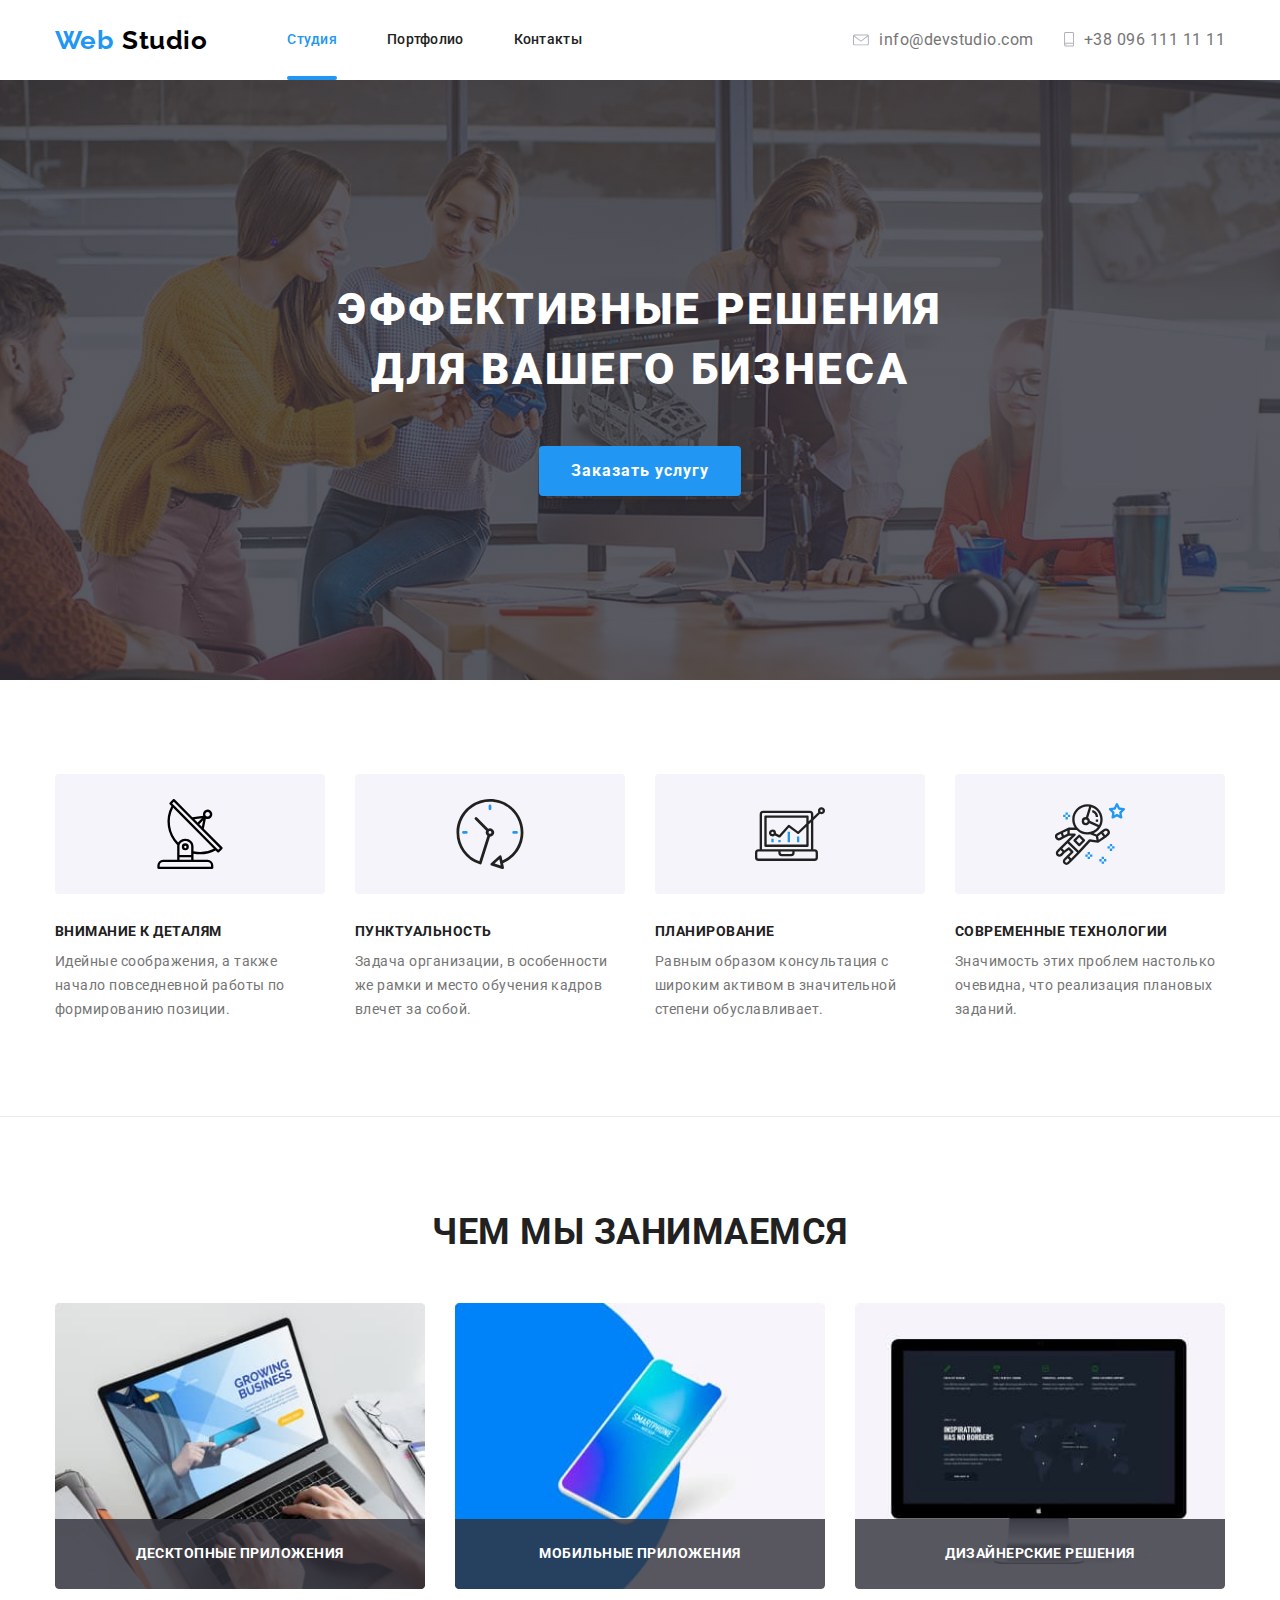
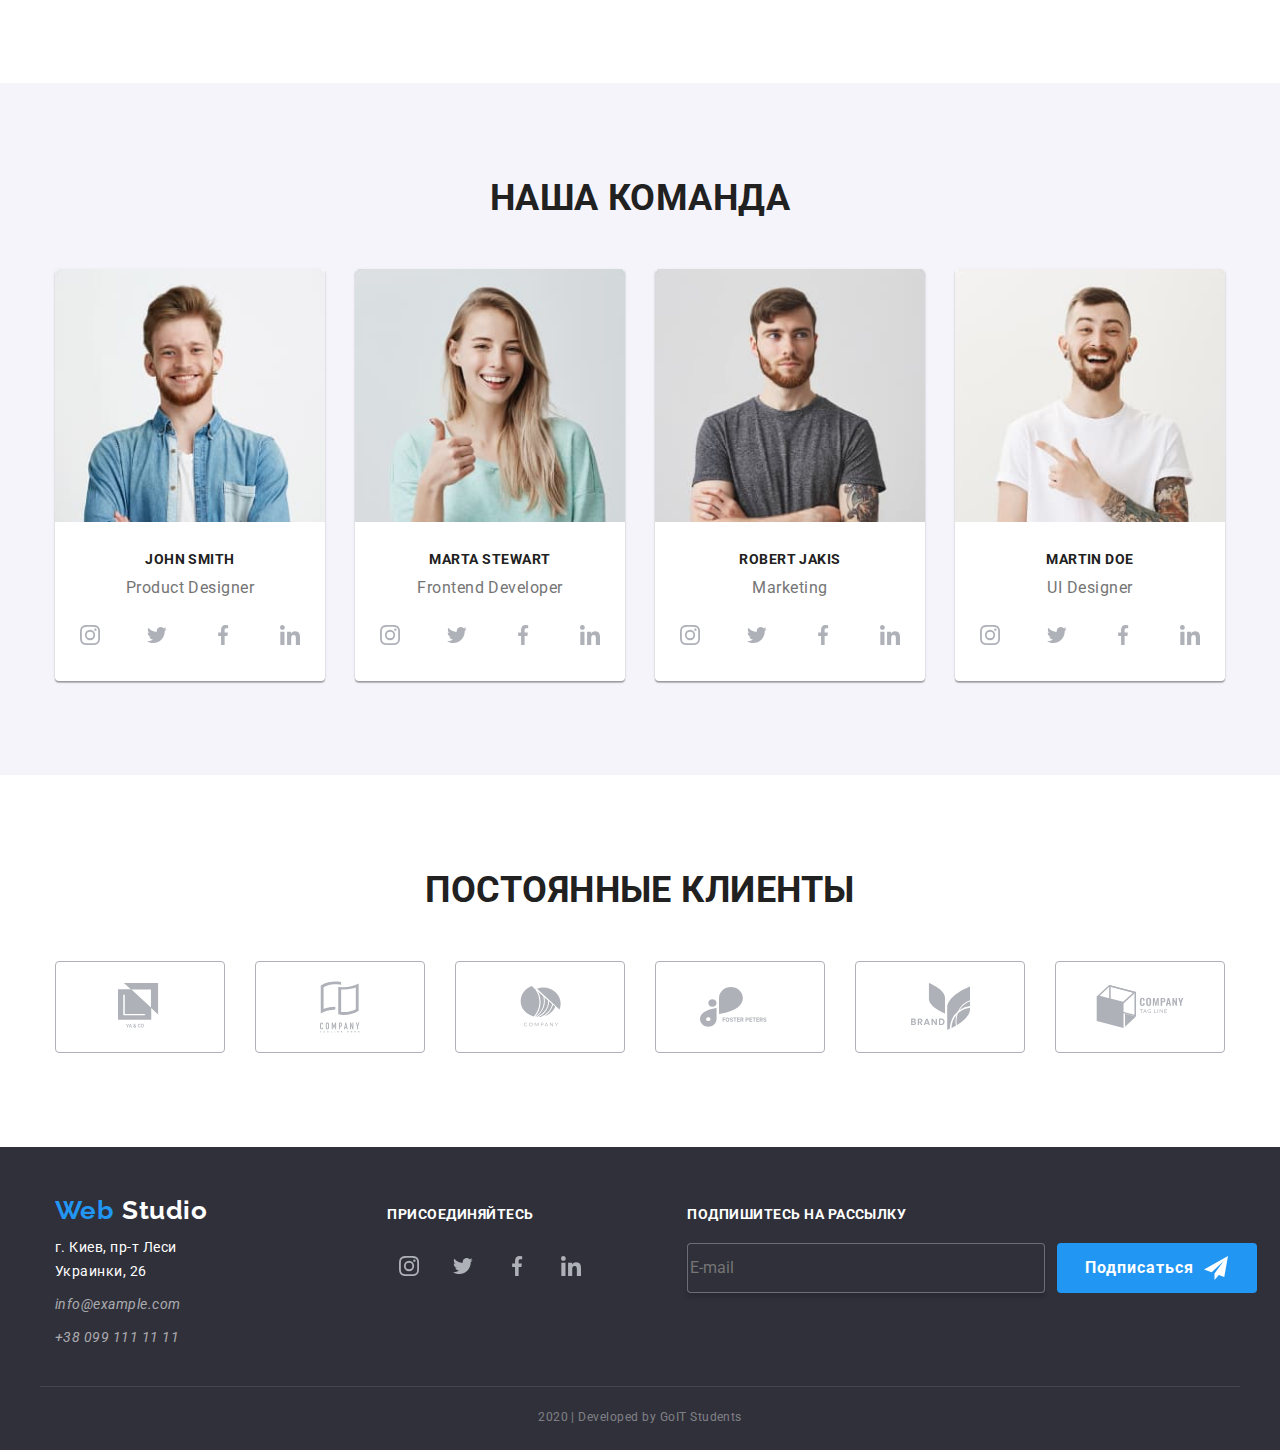
<file: index.html>
<!DOCTYPE html>
<html lang="ru">
  <head>
    <meta charset="UTF-8" />
    <meta name="viewport" content="width=device-width, initial-scale=1.0" />
    <title>Document</title>
    <link
      href="https://fonts.googleapis.com/css2?family=Raleway:wght@700&family=Roboto:wght@400;500;700&display=swap"
      rel="stylesheet"
    />

    <link
      rel="stylesheet"
      href="https://cdnjs.cloudflare.com/ajax/libs/modern-normalize/0.6.0/modern-normalize.min.css"
    />

    <link rel="stylesheet" href="./css/styles.css" />
  </head>
  <body>
    <header class="roof">
      <div class="container head">
        <nav class="head">
          <a href="" class="logo">
            <span class="logo-modification">Web </span>Studio
          </a>
          <ul class="site-nav list">
            <li class="item"><a href="" class="link current">Студия</a></li>
            <li class="item">
              <a href="./portfolio.html" class="link">Портфолио</a>
            </li>
            <li class="item"><a href="" class="link">Контакты</a></li>
          </ul>
        </nav>
        <ul class="contacts list">
          <li class="item">
            <svg class="contacts-icon" width="16" height="14">
              <use href="./images/sprite.svg#icon-envelope"></use>
            </svg>

            <a href="mailto:info@devstudio.com" class="link"
              >info@devstudio.com</a
            >
          </li>
          <li class="item">
            <svg class="contacts-icon" width="10" height="15">
              <use href="./images/sprite.svg#icon-smartphone"></use>
            </svg>

            <a href="tel:+380961111111" class="link">+38 096 111 11 11</a>
          </li>
        </ul>
      </div>
    </header>

    <main>
      <!--Герой-->
      <div class="overlay">
        <section class="hero">
          <h1 class="hero-title">
            эффективные решения <br />
            для вашего бизнеса
          </h1>
          <button class="button" data-modal-open>Заказать услугу</button>
          <!-- <a href="" class="button" data-modal-open>Заказать услугу</a> -->
        </section>
      </div>
      <!--Наши преимущества-->
      <section class="section advantages">
        <div class="container">
          <h2 class="section-title second visually-hidden">
            Наши преимущества
          </h2>
          <ul class="advantages-list list">
            <li class="advantages-item">
              <h3 class="section-title advantages">Внимание к деталям</h3>
              <p class="section-paragraph">
                Идейные соображения, а также начало повседневной работы по
                формированию позиции.
              </p>
            </li>
            <li class="advantages-item">
              <h3 class="section-title advantages">Пунктуальность</h3>
              <p class="section-paragraph">
                Задача организации, в особенности же рамки и место обучения
                кадров влечет за собой.
              </p>
            </li>
            <li class="advantages-item">
              <h3 class="section-title advantages">Планирование</h3>
              <p class="section-paragraph">
                Равным образом консультация с широким активом в значительной
                степени обуславливает.
              </p>
            </li>
            <li class="advantages-item">
              <h3 class="section-title advantages">Современные технологии</h3>
              <p class="section-paragraph">
                Значимость этих проблем настолько очевидна, что реализация
                плановых заданий.
              </p>
            </li>
          </ul>
        </div>
      </section>
      <!--Чем мы занимаемся-->
      <section class="section work">
        <div class="container">
          <h2 class="section-title second">
            Чем мы занимаемся
          </h2>
          <ul class="list work">
            <li class="item">
              <img
                class="picture"
                src="./images/desktop_applications.jpg"
                alt=""
                width="370"
                height="294"
              />
              <h3 class="section-title variation">Десктопные приложения</h3>
            </li>
            <li class="item">
              <img
                class="picture"
                src="./images/mobile_applications.jpg"
                alt=""
                width="370"
                height="294"
              />
              <h3 class="section-title variation">Мобильные приложения</h3>
            </li>
            <li class="item">
              <img
                class="picture"
                src="./images/design_solutions.jpg"
                alt=""
                width="370"
                height="294"
              />
              <h3 class="section-title variation">Дизайнерские решения</h3>
            </li>
          </ul>
        </div>
      </section>
      <!--Наша команда-->
      <section class="section team">
        <div class="container">
          <h2 class="section-title second">Наша команда</h2>
          <ul lang="en" class="team-list list">
            <li class="team-list-item">
              <img
                class="picture"
                src="./images/john_smith.jpg"
                alt="John Smith"
                width="270"
                height="260"
              />
              <h3 class="section-title">John Smith</h3>
              <p class="section-paragraph team">Product Designer</p>

              <ul class="networks list">
                <li class="item">
                  <a href="" class="link" aria-label="Instagram">
                    <svg class="networks-icon">
                      <use href="./images/sprite.svg#icon-instagram"></use>
                    </svg>
                  </a>
                </li>
                <li class="item">
                  <a href="" class="link" aria-label="Twiteer">
                    <svg class="networks-icon">
                      <use href="./images/sprite.svg#icon-twiteer"></use>
                    </svg>
                  </a>
                </li>
                <li class="item">
                  <a href="" class="link" aria-label="Facebook">
                    <svg class="networks-icon">
                      <use href="./images/sprite.svg#icon-facebook"></use>
                    </svg>
                  </a>
                </li>
                <li class="item">
                  <a href="" class="link" aria-label="LinkedIn">
                    <svg class="networks-icon">
                      <use href="./images/sprite.svg#icon-linkedin"></use>
                    </svg>
                  </a>
                </li>
              </ul>
            </li>
            <li class="team-list-item">
              <img
                class="picture"
                src="./images/marta_stewart.jpg"
                alt="Marta Stewart"
                width="270"
                height="260"
              />
              <h3 class="section-title">Marta Stewart</h3>
              <p class="section-paragraph team">Frontend Developer</p>

              <ul class="networks list">
                <li class="item">
                  <a href="" class="link" aria-label="Instagram">
                    <svg class="networks-icon">
                      <use href="./images/sprite.svg#icon-instagram"></use>
                    </svg>
                  </a>
                </li>
                <li class="item">
                  <a href="" class="link" aria-label="Twiteer">
                    <svg class="networks-icon">
                      <use href="./images/sprite.svg#icon-twiteer"></use>
                    </svg>
                  </a>
                </li>
                <li class="item">
                  <a href="" class="link" aria-label="Facebook">
                    <svg class="networks-icon">
                      <use href="./images/sprite.svg#icon-facebook"></use>
                    </svg>
                  </a>
                </li>
                <li class="item">
                  <a href="" class="link" aria-label="LinkedIn">
                    <svg class="networks-icon">
                      <use href="./images/sprite.svg#icon-linkedin"></use>
                    </svg>
                  </a>
                </li>
              </ul>
            </li>

            <li class="team-list-item">
              <img
                class="picture"
                src="./images/robert_jakis.jpg"
                alt="Robert Jakis"
                width="270"
                height="260"
              />
              <h3 class="section-title">Robert Jakis</h3>
              <p class="section-paragraph team">Marketing</p>

              <ul class="networks list">
                <li class="item">
                  <a href="" class="link" aria-label="Instagram">
                    <svg class="networks-icon">
                      <use href="./images/sprite.svg#icon-instagram"></use>
                    </svg>
                  </a>
                </li>
                <li class="item">
                  <a href="" class="link" aria-label="Twiteer">
                    <svg class="networks-icon">
                      <use href="./images/sprite.svg#icon-twiteer"></use>
                    </svg>
                  </a>
                </li>
                <li class="item">
                  <a href="" class="link" aria-label="Facebook">
                    <svg class="networks-icon">
                      <use href="./images/sprite.svg#icon-facebook"></use>
                    </svg>
                  </a>
                </li>
                <li class="item">
                  <a href="" class="link" aria-label="LinkedIn">
                    <svg class="networks-icon">
                      <use href="./images/sprite.svg#icon-linkedin"></use>
                    </svg>
                  </a>
                </li>
              </ul>
            </li>
            <li class="team-list-item">
              <img
                class="picture"
                src="./images/martin_doe.jpg"
                alt="Martin Doe"
                width="270"
                height="260"
              />
              <h3 class="section-title">Martin Doe</h3>
              <p class="section-paragraph team">UI Designer</p>

              <ul class="networks list">
                <li class="item">
                  <a href="" class="link" aria-label="Instagram">
                    <svg class="networks-icon">
                      <use href="./images/sprite.svg#icon-instagram"></use>
                    </svg>
                  </a>
                </li>
                <li class="item">
                  <a href="" class="link" aria-label="Twiteer">
                    <svg class="networks-icon">
                      <use href="./images/sprite.svg#icon-twiteer"></use>
                    </svg>
                  </a>
                </li>
                <li class="item">
                  <a href="" class="link" aria-label="Facebook">
                    <svg class="networks-icon">
                      <use href="./images/sprite.svg#icon-facebook"></use>
                    </svg>
                  </a>
                </li>
                <li class="item">
                  <a href="" class="link" aria-label="LinkedIn">
                    <svg class="networks-icon">
                      <use href="./images/sprite.svg#icon-linkedin"></use>
                    </svg>
                  </a>
                </li>
              </ul>
            </li>
          </ul>
        </div>
      </section>
      <!--Постоянные клиенты-->
      <section class="section customers">
        <div class="container">
          <h2 class="section-title second">Постоянные клиенты</h2>
          <ul class="customers-list list">
            <li class="item">
              <a href="" class="customers-link" aria-label="YA & CO">
                <svg class="customers-icon" width="44" height="47">
                  <use href="./images/sprite.svg#icon-logo_1"></use>
                </svg>
              </a>
            </li>
            <li class="item">
              <a
                href=""
                class="customers-link"
                aria-label="COMPANY TAGLINE HERE"
              >
                <svg class="customers-icon" width="40" height="52">
                  <use href="./images/sprite.svg#icon-logo_2"></use>
                </svg>
              </a>
            </li>
            <li class="item">
              <a href="" class="customers-link" aria-label="COMPANY">
                <svg class="customers-icon" width="41" height="41">
                  <use href="./images/sprite.svg#icon-logo_3"></use>
                </svg>
              </a>
            </li>
            <li class="item">
              <a href="" class="customers-link" aria-label="FOSTER PETERS">
                <svg class="customers-icon" width="82" height="40">
                  <use href="./images/sprite.svg#icon-logo_4"></use>
                </svg>
              </a>
            </li>
            <li class="item">
              <a href="" class="customers-link" aria-label="BRAND">
                <svg class="customers-icon" width="59" height="47">
                  <use href="./images/sprite.svg#icon-logo_5"></use>
                </svg>
              </a>
            </li>
            <li class="item">
              <a href="" class="customers-link" aria-label="COMPANY TAG LINE">
                <svg class="customers-icon" width="88" height="44">
                  <use href="./images/sprite.svg#icon-logo_6"></use>
                </svg>
              </a>
            </li>
          </ul>
        </div>
      </section>
    </main>

    <footer class="basement">
      <div class="container foot">
        <div class="basement-section">
          <a href="" class="logo">
            <span class="logo-modification">Web</span>
            <span class="logo-modification-foot">Studio</span>
          </a>
          <address class="address">
            <p class="direction list">г. Киев, пр-т Леси Украинки, 26</p>

            <a href="mailto:info@example.com" class="basement-link"
              >info@example.com</a
            >

            <a href="tel:+380991111111" class="basement-link"
              >+38 099 111 11 11</a
            >
          </address>
        </div>

        <div class="join-section">
          <b class="join">присоединяйтесь</b>
          <ul class="networks list">
            <li class="item">
              <a href="" class="link" aria-label="Instagram">
                <svg class="networks-icon">
                  <use href="./images/sprite.svg#icon-instagram"></use>
                </svg>
              </a>
            </li>
            <li class="item">
              <a href="" class="link" aria-label="Twiteer">
                <svg class="networks-icon">
                  <use href="./images/sprite.svg#icon-twiteer"></use>
                </svg>
              </a>
            </li>
            <li class="item">
              <a href="" class="link" aria-label="Facebook">
                <svg class="networks-icon">
                  <use href="./images/sprite.svg#icon-facebook"></use>
                </svg>
              </a>
            </li>
            <li class="item">
              <a href="" class="link" aria-label="LinkedIn">
                <svg class="networks-icon">
                  <use href="./images/sprite.svg#icon-linkedin"></use>
                </svg>
              </a>
            </li>
          </ul>
        </div>

        <div class="mailing">
          <b class="mailing-title"> Подпишитесь на рассылку</b>
          <div class="mailing-grup">
            <form>
              <input type="email" placeholder="E-mail" class="mailing-input" />
            </form>
            <button class="button">
              Подписаться
              <svg class="mailing-icon">
                <use href="./images/sprite.svg#icon-icon_send"></use>
              </svg>
            </button>
          </div>
        </div>
      </div>
      <p class="copyright">2020 | Developed by GoIT Students</p>
    </footer>

    <!--Модальное окно-->
    <div class="backdrop is-hidden" data-modal>
      <div class="modal">
        <form class="form" autocomplete="off">
          <b class="form-title">Оставьте свои данные, мы вам презвоним</b>

          <div class="form-field">
            <input
              type="text"
              name="name"
              id="name"
              class="form-input"
              placeholder=" "
            />
            <label for="name" class="form-lable">Имя</label>

            <svg class="form-icon" width="18" height="18">
              <use href="./images/sprite.svg#icon-person"></use>
            </svg>
          </div>

          <div class="form-field">
            <input
              type="tel"
              name="tel"
              id="tel"
              class="form-input"
              placeholder=" "
            />
            <label for="tel" class="form-lable">Телефон</label>

            <svg class="form-icon" width="18" height="18">
              <use href="./images/sprite.svg#icon-phone"></use>
            </svg>
          </div>

          <div class="form-field">
            <input
              type="email"
              name="email"
              id="email"
              class="form-input"
              placeholder=" "
            />
            <label for="email" class="form-lable">Почта</label>

            <svg class="form-icon" width="18" height="18">
              <use href="./images/sprite.svg#icon-email"></use>
            </svg>
          </div>

          <div class="form-field">
            <textarea
              class="comment"
              name="comment"
              id="comment"
              placeholder=" "
            ></textarea>
            <label for="comment" class="form-textarea">Комментарий</label>
          </div>

          <div class="form-policy">
            <label class="policy-lable">
              <input type="checkbox" name="policy" class="checkbox" />
              <span class="checkbox-icon"></span>
              Соглашаюсь с рассылкой и принимаю
              <span>
                <a href="" class="policy-terms">Условия договора</a>
              </span>
            </label>
          </div>

          <button type="submit" class="button">Отправить</button>

          <button class="button-close" data-modal-close>
            <svg class="icon-close" width="30" height="30">
              <use href="./images/sprite.svg#icon-close"></use>
            </svg>
          </button>
        </form>
      </div>
    </div>
    <script src="./js/modal.js"></script>
  </body>
</html>
</file>
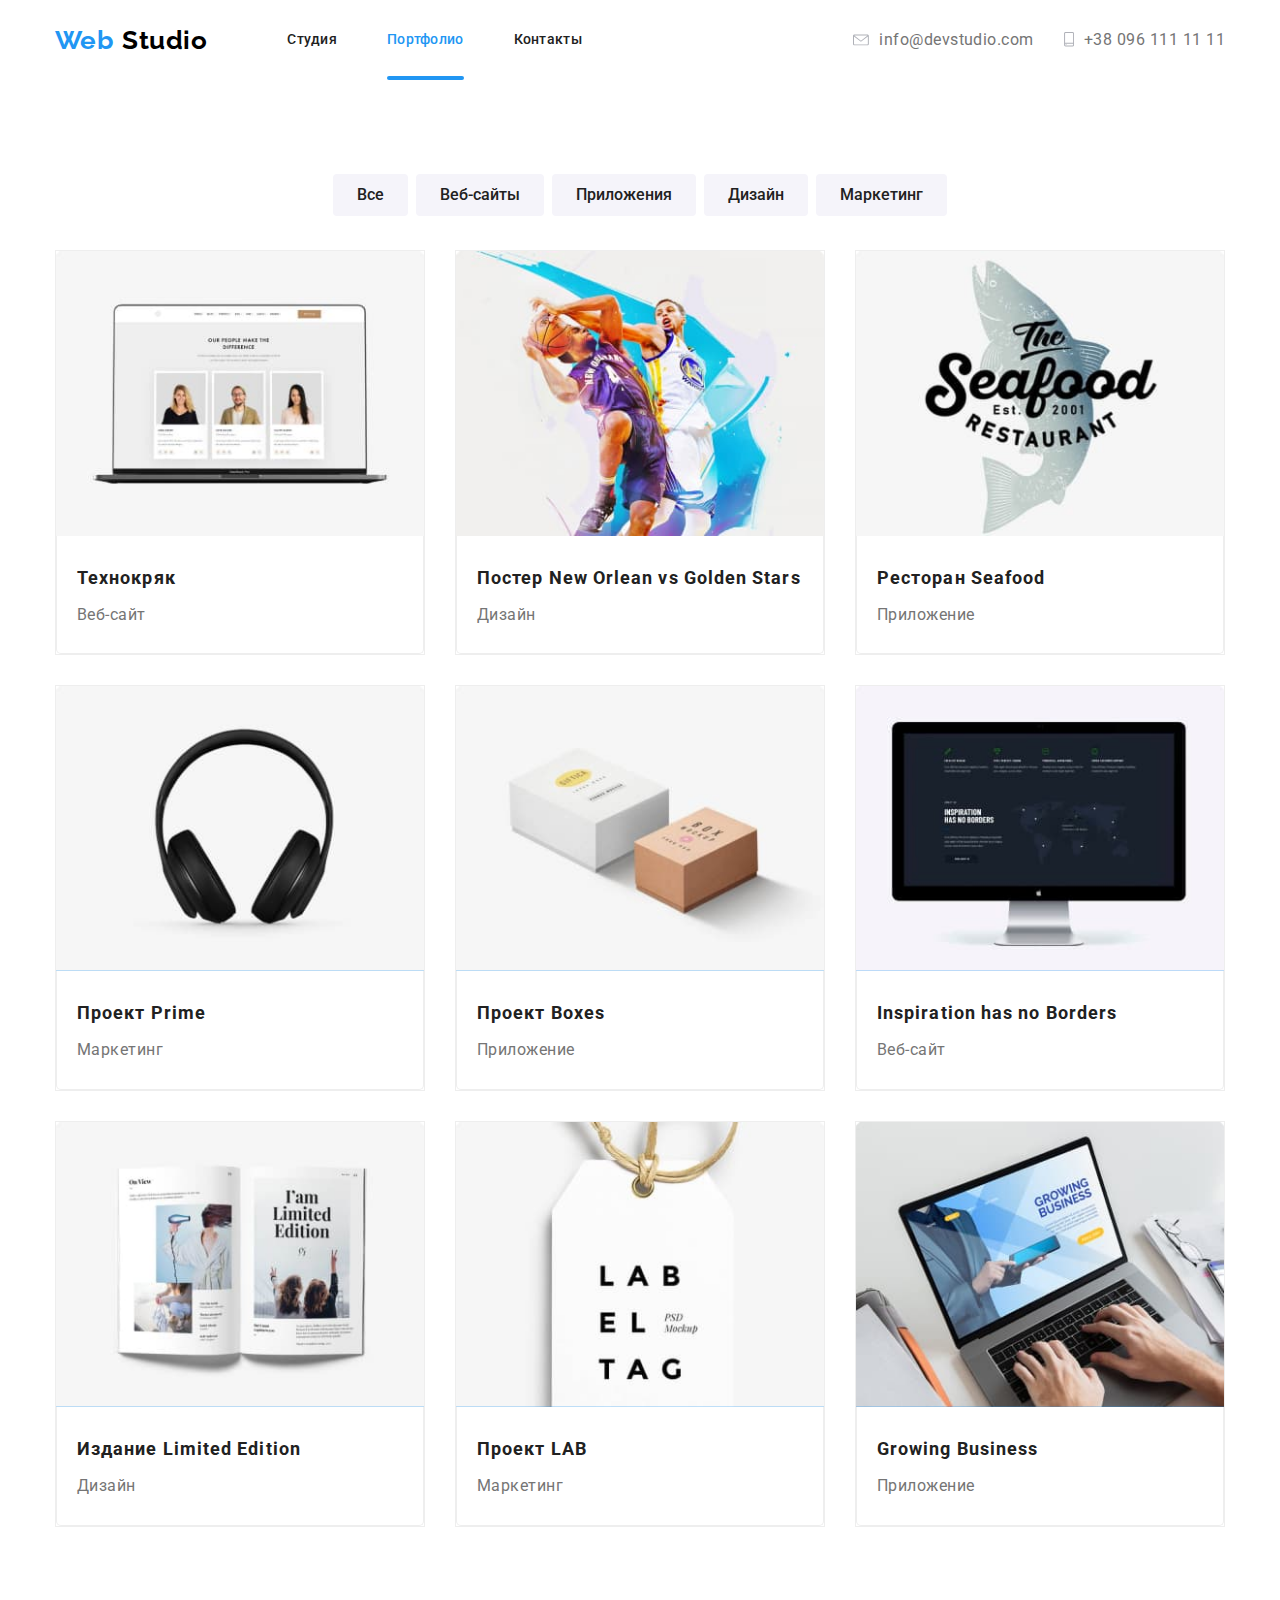
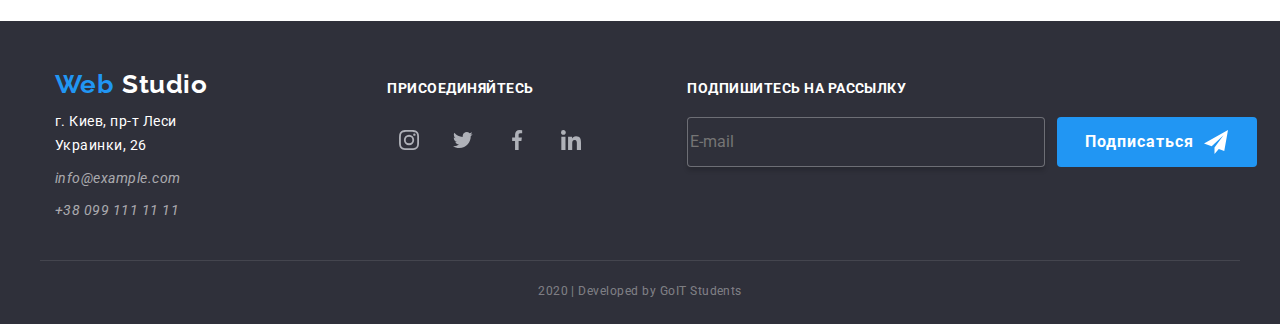
<file: portfolio.html>
<!DOCTYPE html>
<html lang="ru">
  <head>
    <meta charset="UTF-8" />
    <meta name="viewport" content="width=device-width, initial-scale=1.0" />
    <title>Document</title>
    <link
      href="https://fonts.googleapis.com/css2?family=Raleway:wght@700&family=Roboto:wght@400;500;700&display=swap"
      rel="stylesheet"
    />

    <link
      rel="stylesheet"
      href="https://cdnjs.cloudflare.com/ajax/libs/modern-normalize/0.6.0/modern-normalize.min.css"
    />

    <link rel="stylesheet" href="./css/styles.css" />
  </head>

  <body>
    <header class="roof">
      <div class="container head">
        <nav class="head">
          <a href="" class="logo">
            <span class="logo-modification">Web </span>Studio
          </a>
          <ul class="site-nav list">
            <li class="item"><a href="./index.html" class="link">Студия</a></li>
            <li class="item">
              <a href="./portfolio.html" class="link current">Портфолио</a>
            </li>
            <li class="item"><a href="" class="link">Контакты</a></li>
          </ul>
        </nav>
        <ul class="contacts list">
          <li class="item">
            <svg class="contacts-icon" width="16" height="14">
              <use href="./images/sprite.svg#icon-envelope"></use>
            </svg>

            <a href="mailto:info@devstudio.com" class="link"
              >info@devstudio.com</a
            >
          </li>
          <li class="item">
            <svg class="contacts-icon" width="10" height="15">
              <use href="./images/sprite.svg#icon-smartphone"></use>
            </svg>

            <a href="tel:+380961111111" class="link">+38 096 111 11 11</a>
          </li>
        </ul>
      </div>
    </header>

    <main>
      <!--Наши работы-->
      <section class="portfolio">
        <div class="container">
          <h1 class="portfolio-title visually-hidden">наши работы</h1>
          <ul class="button-list list">
            <li class="item">
              <button type="button" class="portfolio-button">Все</button>
            </li>
            <li class="item">
              <button type="button" class="portfolio-button">Веб-сайты</button>
            </li>
            <li class="item">
              <button type="button" class="portfolio-button">Приложения</button>
            </li>
            <li class="item">
              <button type="button" class="portfolio-button">Дизайн</button>
            </li>
            <li class="item">
              <button type="button" class="portfolio-button">Маркетинг</button>
            </li>
          </ul>

          <ul class="portfolio-list list">
            <li class="portfolio-element">
              <a href="" class="example">
                <div class="portfolio-container">
                  <img
                    class="picture"
                    src="./images/Portfolio/img_1.jpg"
                    alt=""
                    width="370"
                    height="294"
                  />

                  <p class="description">
                    Технокряк это современная площадка распространения
                    коронавируса. Компании используют эту платформу для
                    цифрового шпионажа и атак на защищённые сервера конкурентов.
                  </p>
                </div>

                <div class="content">
                  <h2 class="title">Технокряк</h2>
                  <p class="text">Веб-сайт</p>
                </div>
              </a>
            </li>
            <li class="portfolio-element">
              <a href="" class="example">
                <div class="portfolio-container">
                  <img
                    class="picture"
                    src="./images/Portfolio/img_2.jpg"
                    alt=""
                    width="370"
                    height="294"
                  />

                  <p class="description">
                    Lorem ipsum, dolor sit amet consectetur adipisicing elit.
                    Sapiente nostrum, molestiae modi unde maxime nihil nemo
                    consectetur nam accusantium, veniam iste dolorem
                    perspiciatis, saepe eligendi error mollitia exercitationem?
                    Officia, explicabo?
                  </p>
                </div>
                <div class="content">
                  <h2 class="title">Постер New Orlean vs Golden Stars</h2>
                  <p class="text">Дизайн</p>
                </div>
              </a>
            </li>
            <li class="portfolio-element">
              <a href="" class="example">
                <div class="portfolio-container">
                  <img
                    class="picture"
                    src="./images/Portfolio/img_3.jpg"
                    alt=""
                    width="370"
                    height="294"
                  />
                  <p class="description">
                    Lorem ipsum, dolor sit amet consectetur adipisicing elit.
                    Sapiente nostrum, molestiae modi unde maxime nihil nemo
                    consectetur nam accusantium, veniam iste dolorem
                    perspiciatis, saepe eligendi error mollitia exercitationem?
                    Officia, explicabo?
                  </p>
                </div>
                <div class="content">
                  <h2 class="title">Ресторан Seafood</h2>
                  <p class="text">Приложение</p>
                </div>
              </a>
            </li>
            <li class="portfolio-element">
              <a href="" class="example">
                <div class="portfolio-container">
                  <img
                    class="picture"
                    src="./images/Portfolio/img_4.jpg"
                    alt=""
                    width="370"
                    height="294"
                  />
                  <p class="description">
                    Lorem ipsum, dolor sit amet consectetur adipisicing elit.
                    Sapiente nostrum, molestiae modi unde maxime nihil nemo
                    consectetur nam accusantium, veniam iste dolorem
                    perspiciatis, saepe eligendi error mollitia exercitationem?
                    Officia, explicabo?
                  </p>
                </div>
                <div class="content">
                  <h2 class="title">Проект Prime</h2>
                  <p class="text">Маркетинг</p>
                </div>
              </a>
            </li>
            <li class="portfolio-element">
              <a href="" class="example">
                <div class="portfolio-container">
                  <img
                    class="picture"
                    src="./images/Portfolio/img_5.jpg"
                    alt=""
                    width="370"
                    height="294"
                  />
                  <p class="description">
                    Lorem ipsum, dolor sit amet consectetur adipisicing elit.
                    Sapiente nostrum, molestiae modi unde maxime nihil nemo
                    consectetur nam accusantium, veniam iste dolorem
                    perspiciatis, saepe eligendi error mollitia exercitationem?
                    Officia, explicabo?
                  </p>
                </div>
                <div class="content">
                  <h2 class="title">Проект Boxes</h2>
                  <p class="text">Приложение</p>
                </div>
              </a>
            </li>
            <li class="portfolio-element">
              <a href="" class="example">
                <div class="portfolio-container">
                  <img
                    class="picture"
                    src="./images/Portfolio/img_6.jpg"
                    alt=""
                    width="370"
                    height="294"
                  />
                  <p class="description">
                    Lorem ipsum, dolor sit amet consectetur adipisicing elit.
                    Sapiente nostrum, molestiae modi unde maxime nihil nemo
                    consectetur nam accusantium, veniam iste dolorem
                    perspiciatis, saepe eligendi error mollitia exercitationem?
                    Officia, explicabo?
                  </p>
                </div>
                <div class="content">
                  <h2 class="title">Inspiration has no Borders</h2>
                  <p class="text">Веб-сайт</p>
                </div>
              </a>
            </li>
            <li class="portfolio-element">
              <a href="" class="example">
                <div class="portfolio-container">
                  <img
                    class="picture"
                    src="./images/Portfolio/img_7.jpg"
                    alt=""
                    width="370"
                    height="294"
                  />
                  <p class="description">
                    Lorem ipsum, dolor sit amet consectetur adipisicing elit.
                    Sapiente nostrum, molestiae modi unde maxime nihil nemo
                    consectetur nam accusantium, veniam iste dolorem
                    perspiciatis, saepe eligendi error mollitia exercitationem?
                    Officia, explicabo?
                  </p>
                </div>
                <div class="content">
                  <h2 class="title">Издание Limited Edition</h2>
                  <p class="text">Дизайн</p>
                </div>
              </a>
            </li>
            <li class="portfolio-element">
              <a href="" class="example">
                <div class="portfolio-container">
                  <img
                    class="picture"
                    src="./images/Portfolio/img_8.jpg"
                    alt=""
                    width="370"
                    height="294"
                  />
                  <p class="description">
                    Lorem ipsum, dolor sit amet consectetur adipisicing elit.
                    Sapiente nostrum, molestiae modi unde maxime nihil nemo
                    consectetur nam accusantium, veniam iste dolorem
                    perspiciatis, saepe eligendi error mollitia exercitationem?
                    Officia, explicabo?
                  </p>
                </div>
                <div class="content">
                  <h2 class="title">Проект LAB</h2>
                  <p class="text">Маркетинг</p>
                </div>
              </a>
            </li>
            <li class="portfolio-element">
              <a href="" class="example">
                <div class="portfolio-container">
                  <img
                    class="picture"
                    src="./images/Portfolio/img_9.jpg"
                    alt=""
                    width="370"
                    height="294"
                  />
                  <p class="description">
                    Lorem ipsum, dolor sit amet consectetur adipisicing elit.
                    Sapiente nostrum, molestiae modi unde maxime nihil nemo
                    consectetur nam accusantium, veniam iste dolorem
                    perspiciatis, saepe eligendi error mollitia exercitationem?
                    Officia, explicabo?
                  </p>
                </div>
                <div class="content">
                  <h2 class="title">Growing Business</h2>
                  <p class="text">Приложение</p>
                </div>
              </a>
            </li>
          </ul>
        </div>
      </section>
    </main>

    <footer class="basement">
      <div class="container foot">
        <div class="basement-section">
          <a href="" class="logo">
            <span class="logo-modification">Web</span>
            <span class="logo-modification-foot">Studio</span>
          </a>
          <address class="address">
            <p class="direction list">г. Киев, пр-т Леси Украинки, 26</p>

            <a href="mailto:info@example.com" class="basement-link"
              >info@example.com</a
            >

            <a href="tel:+380991111111" class="basement-link"
              >+38 099 111 11 11</a
            >
          </address>
        </div>

        <div class="join-section">
          <b class="join">присоединяйтесь</b>
          <ul class="networks list">
            <li class="item">
              <a href="" class="link" aria-label="Instagram">
                <svg class="networks-icon">
                  <use href="./images/sprite.svg#icon-instagram"></use>
                </svg>
              </a>
            </li>
            <li class="item">
              <a href="" class="link" aria-label="Twiteer">
                <svg class="networks-icon">
                  <use href="./images/sprite.svg#icon-twiteer"></use>
                </svg>
              </a>
            </li>
            <li class="item">
              <a href="" class="link" aria-label="Facebook">
                <svg class="networks-icon">
                  <use href="./images/sprite.svg#icon-facebook"></use>
                </svg>
              </a>
            </li>
            <li class="item">
              <a href="" class="link" aria-label="LinkedIn">
                <svg class="networks-icon">
                  <use href="./images/sprite.svg#icon-linkedin"></use>
                </svg>
              </a>
            </li>
          </ul>
        </div>

        <div class="mailing">
          <b class="mailing-title"> Подпишитесь на рассылку</b>
          <div class="mailing-grup">
            <form>
              <input type="email" placeholder="E-mail" class="mailing-input" />
            </form>
            <button class="button">
              Подписаться
              <svg class="mailing-icon">
                <use href="./images/sprite.svg#icon-icon_send"></use>
              </svg>
            </button>
          </div>
        </div>
      </div>
      <p class="copyright">2020 | Developed by GoIT Students</p>
    </footer>
  </body>
</html>
</file>
<file: css/styles.css>
/*колір основого тексту #212121*/
/*колір вторинного кольору #757575*/
/*акцент #2196F3*/
/*білий колір тексту #FFFFFF*/
/*чорний колір тексту #000000*/
/*синій колір тексту #2196F3*/
/*колір тексту контактів rgba(255, 255, 255, 0.6)*/
/*колір фону шапки #FFFFFF*/
/*колір основного фону #E5E5E5*/
/*колір вторинного кольору #F5F4FA*/
/*колір підвалу #2F303A*/

:root {
  --accent-color: #2196f3;
  --primary-text-color: #212121;
  --secondary-text-color: #757575;
  --primary-bg-color: #e5e5e5;
  --secondary-bg-color: #f5f4fa;
  --hero-bg-color: rgba(47, 48, 58, 0.8);
  --header-bg-color: #ffffff;
  --footer-bg-color: #2f303a;
}

/* Стилі для index.html*/

body {
  /*margin: 0;*/
  font-family: Roboto, sans-serif;
  letter-spacing: 0.03em;
}

.list {
  list-style: none;
  margin: 0;
  padding: 0;
}

img {
  display: block;
  max-width: 100%;
  height: auto;
}

.visually-hidden {
  position: absolute;
  width: 1px;
  height: 1px;
  margin: -1px;
  border: 0;
  padding: 0;
  clip: rect(0 0 0 0);
  overflow: hidden;
}

/* Header*/

.roof {
  background-color: var(--header-bg-color);
}

.head {
  display: flex;
  align-items: center;
}

.container {
  width: 1200px;
  padding-left: 15px;
  padding-right: 15px;
  /*padding-top: 94px;
  padding-bottom: 94px;*/
  margin: 0 auto;
  /*outline: 2px solid tomato;*/
}

.container.head {
  padding-top: 0em;
  padding-bottom: 0;
}

.logo {
  display: flex;
  color: #000000;
  font-family: Raleway, sans-serif;
  font-weight: 700;
  font-size: 26px;
  line-height: 1.19;

  text-decoration: none;
}

.logo-modification {
  margin-right: 9px;
  color: var(--accent-color);
}

.site-nav {
  display: flex;
  margin-left: 80px;
}

.site-nav .item {
  /*outline: 1px solid tomato;*/
  margin-right: 50px;
}

.site-nav .item:last-child {
  margin-right: 0;
}

.site-nav .link {
  display: block;
  padding-top: 32px;
  padding-bottom: 32px;

  color: var(--primary-text-color);
  font-weight: 500;
  font-size: 14px;
  line-height: 1.14;
  letter-spacing: 0.02em;

  text-decoration: none;

  transition: color 250ms cubic-bezier(0.4, 0, 0.2, 1);
}

.site-nav .link:hover,
.site-nav .link:focus {
  color: var(--accent-color);
}

.site-nav .link.current {
  color: var(--accent-color);
}

.site-nav .item {
  position: relative;
}

.site-nav .link.current::after {
  content: '';
  position: absolute;
  display: block;
  background-color: var(--accent-color);
  width: 100%;
  height: 4px;
  border-radius: 4px;
  bottom: 0;
}

.contacts {
  display: flex;
  margin-left: auto;
}

.contacts .item + .item {
  margin-left: 30px;
}

.contacts .link:hover,
.contacts .link:focus {
  color: var(--accent-color);
}

.contacts .link {
  text-decoration: none;
  color: var(--secondary-text-color);

  transition: color 250ms cubic-bezier(0.4, 0, 0.2, 1);
}

.contacts .item {
  display: flex;
  align-items: center;
  padding: 0;
  border: none;
  color: #afb1b8;
}

.contacts-icon {
  margin-right: 10px;
  fill: currentColor;
  transition: fill 250ms cubic-bezier(0.4, 0, 0.2, 1);
}

.contacts .item:hover .contacts-icon {
  fill: var(--accent-color);
}

/*Hero*/

.overlay {
  height: 600px;
  max-width: 1600px;
  margin-left: auto;
  margin-right: auto;
  background-image: linear-gradient(
      to right,
      rgba(47, 48, 58, 0.8),
      rgba(47, 48, 58, 0.8)
    ),
    url(../images/header_img.jpg);
  background-repeat: no-repeat;
  background-position: center;
  background-size: cover;
  background-color: var(--hero-bg-color);
}

.hero {
  text-align: center;
  padding-top: 200px;
  padding-bottom: 200px;
}

.hero-title {
  margin-top: 0;
  margin-bottom: 46px;

  color: #ffffff;

  font-weight: 900;
  font-size: 44px;
  line-height: 1.36;
  letter-spacing: 0.06em;
  text-transform: uppercase;

  /*outline: 2px solid tomato;*/
}

.hero .button {
  box-shadow: 0px 4px 4px rgba(0, 0, 0, 0.15);
  border-radius: 4px;
}

/*Section*/

.section.advantages {
  padding-top: 94px;
  padding-bottom: 94px;
  border-bottom: 1px solid #ececec;
}

.advantages-list {
  display: flex;
}

.advantages-list .advantages-item {
  width: 270px;
}

.advantages-item::before {
  content: '';
  display: block;
  width: 270px;
  height: 120px;
  margin-bottom: 30px;
  border-radius: 4px;
  background-repeat: no-repeat;
  background-size: 70px 70px;
  background-position: center;
  background-color: var(--secondary-bg-color);
}

.advantages-item:nth-child(1)::before {
  background-image: url(../images/antenna.svg);
}
.advantages-item:nth-child(2)::before {
  background-image: url(../images/clock.svg);
}
.advantages-item:nth-child(3)::before {
  background-image: url(../images/diagram.svg);
}
.advantages-item:nth-child(4)::before {
  background-image: url(../images/astronaut.svg);
}

.advantages-list .advantages-item + .advantages-item {
  margin-left: 30px;
}

.advantages-list .item {
  width: 278px;
}

.advantages-item .link {
  padding: 25px 100px;
  margin-bottom: 30px;

  background: var(--secondary-bg-color);
  border-radius: 4px;
}

.section-title {
  margin-top: 0;
  margin-bottom: 0;
  text-align: center;

  color: var(--primary-text-color);

  font-weight: 700;
  font-size: 14px;
  line-height: 1.14;
  text-transform: uppercase;
}
.work .item {
  position: relative;
}

.variation {
  display: flex;
  justify-content: center;
  position: absolute;
  bottom: 0;
  width: 100%;
}

.section-title.second {
  margin-top: 0;
  margin-bottom: 50px;
  color: var(--primary-text-color);

  font-weight: 700;
  font-size: 36px;
  line-height: 1.17;
  text-align: center;
}

.section-title.advantages {
  margin-bottom: 10px;
  text-align: left;
}

.section.work {
  padding-top: 94px;
  padding-bottom: 94px;
}

.list.work .section-title {
  color: #ffffff;
  background: rgba(47, 48, 58, 0.8);
  border-radius: 0px 0px 4px 4px;
  padding-top: 27px;
  padding-bottom: 27px;
}

.work {
  display: flex;
}

.work .item {
  width: 370px;
  border-radius: 4px;
  overflow: hidden;
}

.work .item + .item {
  margin-left: 30px;
}

.section.team {
  padding-top: 94px;
  padding-bottom: 94px;
  background-color: var(--secondary-bg-color);
}

.team-list {
  display: flex;
}

.team-list-item {
  background-color: #ffffff;
  width: 270px;
  padding-bottom: 24px;
  border-radius: 4px;
  overflow: hidden;
  box-shadow: 0px 2px 1px rgba(0, 0, 0, 0.2), 0px 1px 1px rgba(0, 0, 0, 0.14),
    0px 1px 3px rgba(0, 0, 0, 0.12);
}

.team-list .team-list-item + .team-list-item {
  margin-left: 30px;
}

.section-title.team {
  font-weight: 500;
  font-size: 16px;
  line-height: 1.19;
}

.team-list-item .section-title {
  margin-bottom: 10px;
}

.team-list-item .picture {
  margin-bottom: 30px;
}

.section-paragraph {
  margin-top: 0;
  margin-bottom: 0;
  color: var(--secondary-text-color);
  font-size: 14px;
  line-height: 1.71;
}

.section-paragraph.team {
  font-size: 16px;
  line-height: 1.19;
  text-align: center;
  margin-bottom: 16px;
}

.networks {
  display: flex;
  justify-content: space-evenly;
  /*margin-bottom: 24px;*/
}

.networks .item + .item {
  margin-left: 10px;
}

.networks .link {
  display: flex;
  justify-content: center;
  align-items: center;
  width: 44px;
  height: 44px;
  padding: 0;
  border-radius: 50%;
  color: #afb1b8;

  transition: background-color 250ms cubic-bezier(0.4, 0, 0.2, 1);

  /* transition-property: background-color;
  transition-duration: 250ms;
  transition-timing-function: cubic-bezier(0.4, 0, 0.2, 1); */
}

.networks-icon {
  width: 20px;
  height: 20px;
  fill: currentColor;

  transition: fill 250ms cubic-bezier(0.4, 0, 0.2, 1);

  /* transition-property: fill;
  transition-duration: 250ms;
  transition-timing-function: cubic-bezier(0.4, 0, 0.2, 1); */
}

.networks .link:hover .networks-icon {
  fill: #ffffff;
}

.link {
  display: block;
}

.section .link:hover,
.section .link:focus {
  background-color: var(--accent-color);
}

.section.customers {
  padding-top: 94px;
  padding-bottom: 94px;
}

.customers-list {
  display: flex;
  justify-content: center;
  align-items: center;
}

.customers-list .item {
  width: 170px;
  min-height: 90px;
  display: flex;
  justify-content: center;
  align-items: center;
  border-radius: 4px;
  border: 1px solid #afb1b8;
}

.customers-list .item + .item {
  margin-left: 30px;
}

.customers-link {
  display: flex;
  justify-content: center;
  align-items: center;
  width: 170px;
  height: 90px;
  color: #afb1b8;
  /* outline: 2px solid tomato; */
}

.customers-icon {
  fill: currentColor;

  transition: fill 250ms cubic-bezier(0.4, 0, 0.2, 1);

  /* transition-property: fill;
  transition-duration: 250ms;
  transition-timing-function: cubic-bezier(0.4, 0, 0.2, 1); */
}

.customers-link:hover .customers-icon {
  fill: var(--accent-color);
}

.customers-list .item:hover {
  border: 1px solid var(--accent-color);
}

/*Footer*/

.basement {
  background-color: var(--footer-bg-color);
}

.basement-section .logo {
  margin-bottom: 10px;
}

.address {
  display: flex;
  flex-direction: column;
}
.container.foot {
  align-items: baseline;
  border-bottom: 1px solid rgba(255, 255, 255, 0.1);
}

.logo-modification-foot {
  color: #ffffff;
}

.basement-link {
  color: rgba(255, 255, 255, 0.6);
  font-size: 14px;
  line-height: 1.71;
  transition: color 250ms cubic-bezier(0.4, 0, 0.2, 1);
}

.direction {
  margin-bottom: 9px;
  color: #ffffff;
  font-size: 14px;
  line-height: 1.71;
  font-style: normal;
}

.basement .link:hover,
.basement .link:focus {
  background-color: var(--accent-color);
}

.basement .basement-link:hover {
  color: var(--accent-color);
}

.basement-link {
  margin-bottom: 9px;
  text-decoration: none;
}

.join {
  color: #ffffff;

  font-weight: 700;
  font-size: 14px;
  line-height: 1.14;
  text-transform: uppercase;
}

.copyright {
  margin-top: 0;
  margin-bottom: 0;
  padding-top: 18px;
  padding-bottom: 21px;
  color: rgba(255, 255, 255, 0.4);
  font-size: 12px;
  line-height: 2;

  text-align: center;
}

.container.foot {
  padding-top: 0;
  padding-bottom: 0;
}

.basement-section {
  padding-top: 48px;
  padding-bottom: 28px;
}

.join-section {
  display: block;
  margin-left: 180px;
}

.foot {
  display: flex;
}

.join {
  display: block;
  margin-bottom: 21px;
}

.mailing {
  margin-left: 94px;
}

.mailing-title {
  display: block;
  margin-bottom: 20px;
  font-weight: 700;
  font-size: 14px;
  line-height: 1.14;
  text-transform: uppercase;
  color: #ffffff;
}

.mailing-input {
  width: 358px;
  height: 50px;
  border: 1px solid rgba(255, 255, 255, 0.3);
  box-shadow: 0px 4px 4px rgba(0, 0, 0, 0.15);
  border-radius: 4px;
  background-color: var(--footer-bg-color);
  color: rgba(255, 255, 255, 0.6);
}

.mailing-grup {
  display: flex;
}

.mailing-grup .button {
  padding: 10px 28px;
  display: flex;
  align-items: center;
  width: 200px;
  height: 50px;
  margin-left: 12px;
}

.mailing-icon {
  margin-left: 10px;
  width: 24px;
  height: 24px;
}

/* Button*/

.button {
  display: inline-block;
  min-width: 200px;
  /*border: 1px solid transparent;*/

  color: #ffffff;
  background-color: var(--accent-color);

  font-family: inherit;
  font-weight: 700;
  font-size: 16px;
  line-height: 1.87;
  letter-spacing: 0.06em;

  text-align: center;

  padding: 10px 32px;
  border-radius: 4px;

  text-decoration: none;
  border: none;
  cursor: pointer;
}

.button:hover,
.button:focus {
  background-color: var(--accent-color);
}

/* Стилі для portfolio.html*/

.portfolio {
  padding-top: 94px;
  padding-bottom: 94px;
}

.portfolio-button {
  border-radius: 4px;
  border-color: transparent;
  padding: 6px 22px;

  background: #f5f4fa;

  color: #212121;

  font-weight: 500;
  font-size: 16px;
  line-height: 1.62;

  transition: background-color 250ms cubic-bezier(0.4, 0, 0.2, 1),
    color 250ms cubic-bezier(0.4, 0, 0.2, 1);
}

.portfolio-title {
  margin-top: 0;
  margin-bottom: 50px;
  text-align: center;
}

.portfolio-button:hover {
  color: #ffffff;
  background-color: var(--accent-color);
  cursor: pointer;
}

.portfolio-list {
  display: flex;
  flex-wrap: wrap;
}

.portfolio-element {
  display: flex;
  width: 370px;
  margin-right: 30px;
  margin-bottom: 30px;
  border: 1px solid #eeeeee;
  overflow: hidden;
}

.portfolio-element:nth-child(3n) {
  margin-right: 0;
}

.portfolio-element:nth-last-child(-n + 3) {
  margin-bottom: 0;
}

.portfolio .title {
  color: #212121;
  font-weight: 700;
  font-size: 18px;
  line-height: 2;
  letter-spacing: 0.06em;
}

.portfolio .text {
  color: #757575;

  font-size: 16px;
  line-height: 1.87;
}

.text {
  margin-top: 0;
  margin-bottom: 0;
}

.title {
  margin-top: 0;
  margin-bottom: 4px;
}

.portfolio-container {
  position: relative;
  overflow: hidden;
}

.portfolio-container .description {
  position: absolute;
  top: 0;
  left: 0;
  width: 100%;
  height: 100%;

  display: flex;
  margin-top: 0;
  margin-bottom: 0;
  padding: 63px 24px;

  font-size: 18px;
  line-height: 1.55;

  background-color: rgba(33, 150, 243, 0.9);

  /* opacity: 0; */

  transition: color 250ms cubic-bezier(0.4, 0, 0.2, 1),
    transform 250ms cubic-bezier(0.4, 0, 0.2, 1);

  transform: translateY(100%);
}

.portfolio-element:hover .description {
  /* opacity: 1; */
  color: #ffffff;
}

.portfolio-element:hover {
  box-shadow: 1px 4px 6px rgba(0, 0, 0, 0.16), 0px 4px 4px rgba(0, 0, 0, 0.06),
    0px 1px 1px rgba(0, 0, 0, 0.12);
}

.portfolio-element:hover .portfolio-container .description {
  transform: translateY(0);
}

.example {
  text-decoration: none;
  border-top-left-radius: 5px;
  border-top-right-radius: 5px;
  overflow: hidden;
}

/* .portfolio-list .example:hover,
.portfolio-list .example:focus {
  background-color: var(--accent-color);
} */

.button-list {
  display: flex;
  margin-bottom: 34px;
  justify-content: center;
}

.button-list .item + .item {
  margin-left: 8px;
}

.portfolio-element .content {
  padding: 24px 20px;
  background: #ffffff;
  border-left: 1px solid #eeeeee;
  border-right: 1px solid #eeeeee;
  border-bottom: 1px solid #eeeeee;
  border-bottom-left-radius: 5px;
  border-bottom-right-radius: 5px;
}

/* Стилі для фону і модального вікна*/

.backdrop {
  position: fixed;
  top: 0;
  left: 0;

  width: 100%;
  height: 100%;

  background-color: rgba(0, 0, 0, 0.2);

  opacity: 1;
  transition: opacity 250ms cubic-bezier(0.4, 0, 0.2, 1);
}

.backdrop.is-hidden {
  opacity: 0;
  pointer-events: none;
}

.modal {
  position: absolute;
  text-align: center;
  top: 50%;
  left: 50%;
  transform: translate(-50%, -50%) scale(1);
  transition: transform 250ms cubic-bezier(0.4, 0, 0.2, 1);

  width: 528px;
  min-height: 581px;
  padding: 40px;

  background-color: #ffffff;
}

.backdrop.is-hidden .modal {
  transform: translate(-50%, -50%) scale(1.2);
}

.form-field .comment {
  resize: none;
  width: 448px;
  height: 120px;
  padding: 12px 16px;
  border: 1px solid rgba(33, 33, 33, 0.2);
  border-radius: 4px;
  outline: none;
}

.form-field {
  position: relative;
  display: flex;
  flex-direction: column;
  margin-bottom: 28px;
}

.form .form-title {
  display: flex;
  margin-bottom: 30px;
  font-weight: 700;
  font-size: 20px;
  line-height: 1.15;
  text-align: center;
}

.form-field .form-input {
  margin: 0;
  padding: 0;
  padding-top: 12px;
  padding-bottom: 12px;
  padding-left: 42px;
  border: 1px solid rgba(33, 33, 33, 0.2);
  border-radius: 4px;
  outline: none;

  transition: border 250ms cubic-bezier(0.4, 0, 0.2, 1);
}

.form .button-close {
  position: absolute;
  border-radius: 50%;
  border: none;
  outline: none;
  display: flex;
  cursor: pointer;
  justify-content: center;
  align-items: center;
  top: 0;
  right: 0;
  padding: 0;
  transform: translate(30%, -30%);
  box-shadow: 0px 2px 1px rgba(0, 0, 0, 0.2), 0px 1px 1px rgba(0, 0, 0, 0.14),
    0px 1px 3px rgba(0, 0, 0, 0.12);
  width: 30px;
  height: 30px;
  background-color: #ffffff;
}

.form-input:focus + .form-lable,
.form-input:not(:placeholder-shown) + .form-lable {
  color: var(--accent-color);
  transform: translate(-30px, -45px);
}

.form-field:focus-within .form-input,
.form-field:focus-within .comment {
  border: 1px solid var(--accent-color);
  border-radius: 4px;
}

.form-lable {
  position: absolute;
  top: 50%;
  left: 42px;
  transform: translateY(-50%);
  transition: transform 250ms cubic-bezier(0.4, 0, 0.2, 1);
  font-size: 14px;
  line-height: 1.14;
  letter-spacing: 0.01em;
  color: var(--secondary-text-color);

  transition: transform 250ms cubic-bezier(0.4, 0, 0.2, 1),
    color 250ms cubic-bezier(0.4, 0, 0.2, 1);
}

.form-textarea {
  position: absolute;
  top: 20px;
  left: 16px;

  transform: translateY(-50%);
  transition: transform 250ms cubic-bezier(0.4, 0, 0.2, 1);

  font-size: 14px;
  line-height: 1.14;
  letter-spacing: 0.01em;
  color: var(--secondary-text-color);

  transition: transform 250ms cubic-bezier(0.4, 0, 0.2, 1);
}

.form-field .comment:focus + .form-textarea,
.form-field .comment:not(:placeholder-shown) + .form-textarea {
  color: var(--accent-color);
  transform: translate(-5px, -45px);
}

.form-icon {
  position: absolute;
  display: inline-block;

  top: 50%;
  left: 12px;

  transform: translateY(-50%);
  transition: fill 250ms cubic-bezier(0.4, 0, 0.2, 1);
}

.form-input:focus ~ .form-icon {
  fill: var(--accent-color);
}

.form-policy {
  display: flex;
  align-items: center;
  justify-content: center;
  margin-bottom: 30px;
  font-size: 14px;
  line-height: 1.71;
  color: var(--secondary-text-color);
}

.policy-lable {
  display: flex;
  align-items: center;
  justify-content: center;
}

.policy-terms {
  color: var(--accent-color);
}

.checkbox {
  -webkit-appearance: none;
  appearance: none;
  position: absolute;
}

.checkbox-icon {
  display: inline-block;
  margin-right: 8px;
  width: 15px;
  height: 15px;
  border: 2px solid var(--primary-text-color);
  border-radius: 4px;
  transition: background-color 250ms cubic-bezier(0.4, 0, 0.2, 1),
    background-image 250ms cubic-bezier(0.4, 0, 0.2, 1),
    border-color 250ms cubic-bezier(0.4, 0, 0.2, 1);
}

.checkbox:checked + .checkbox-icon {
  background-color: var(--accent-color);
  background-image: url(../images/icon_check.svg);
  background-size: contain;
  border-color: var(--accent-color);
  background-origin: border-box;
}
</file>
